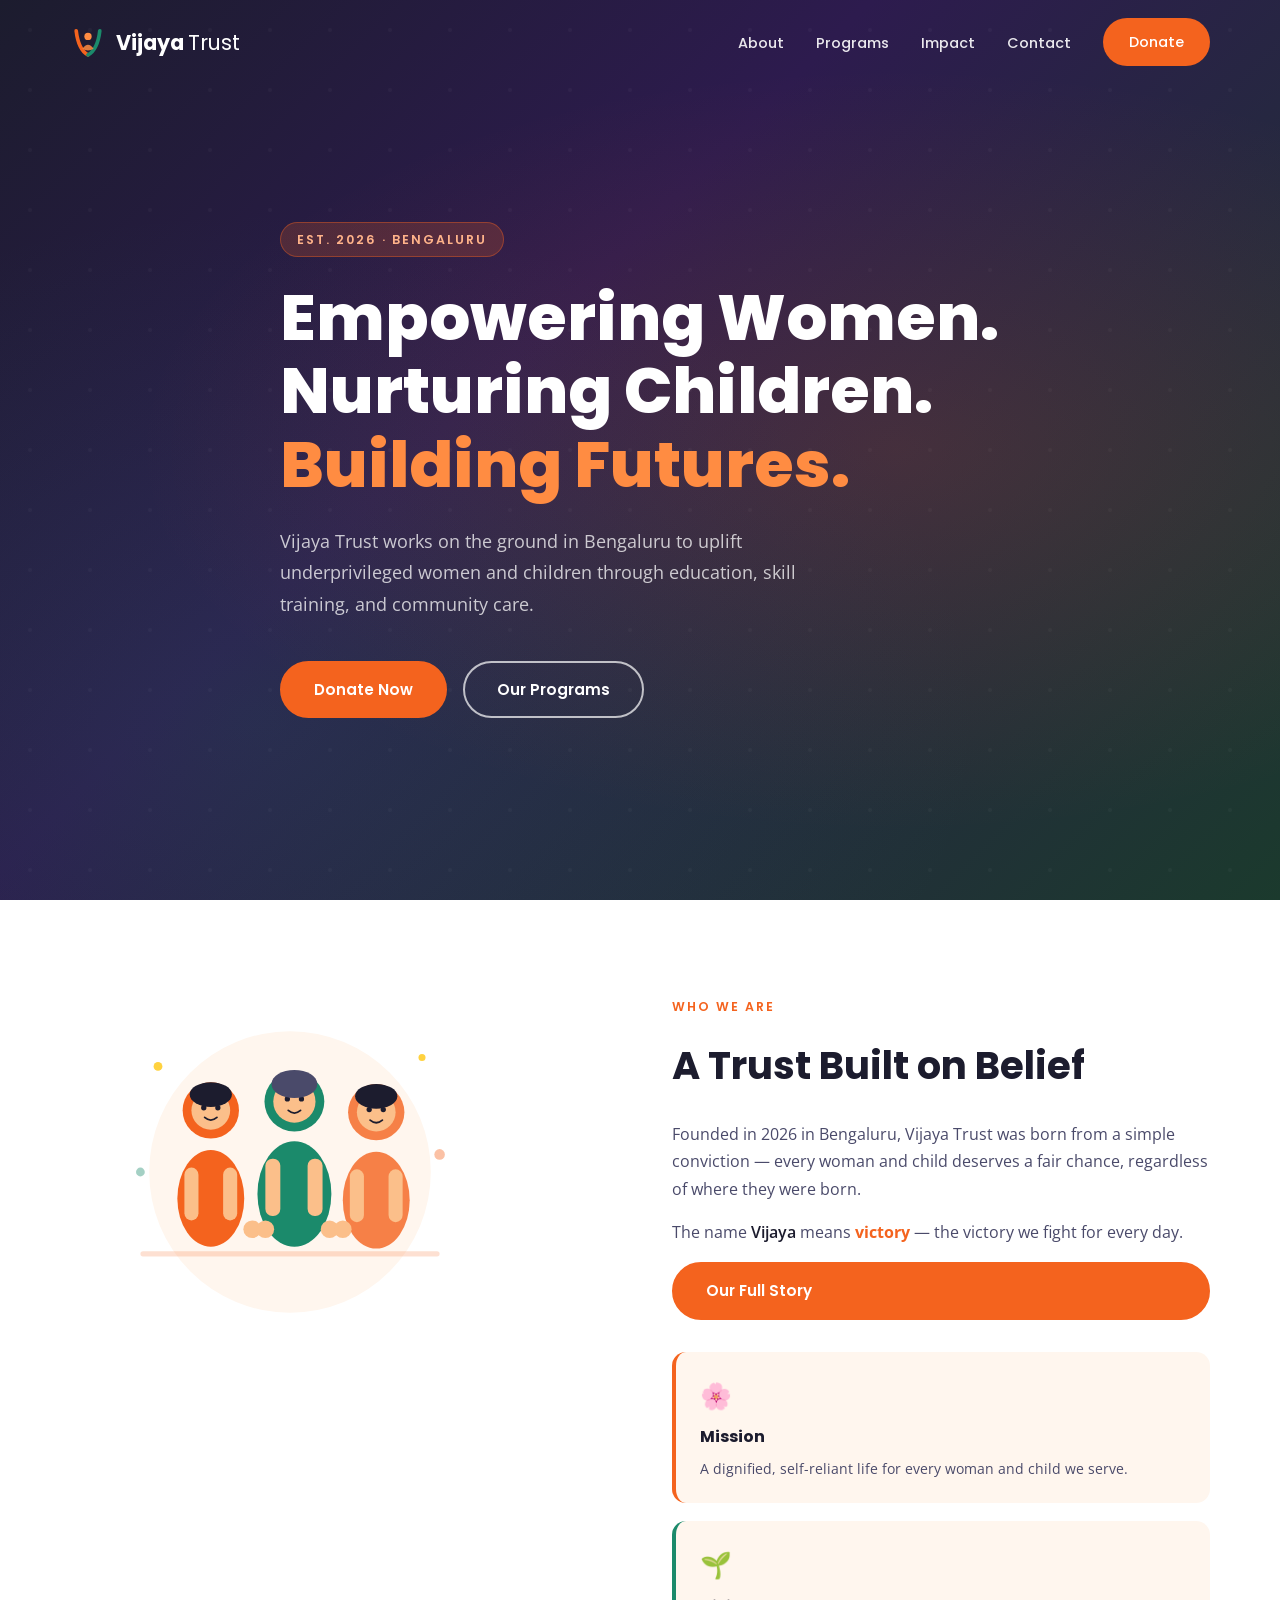
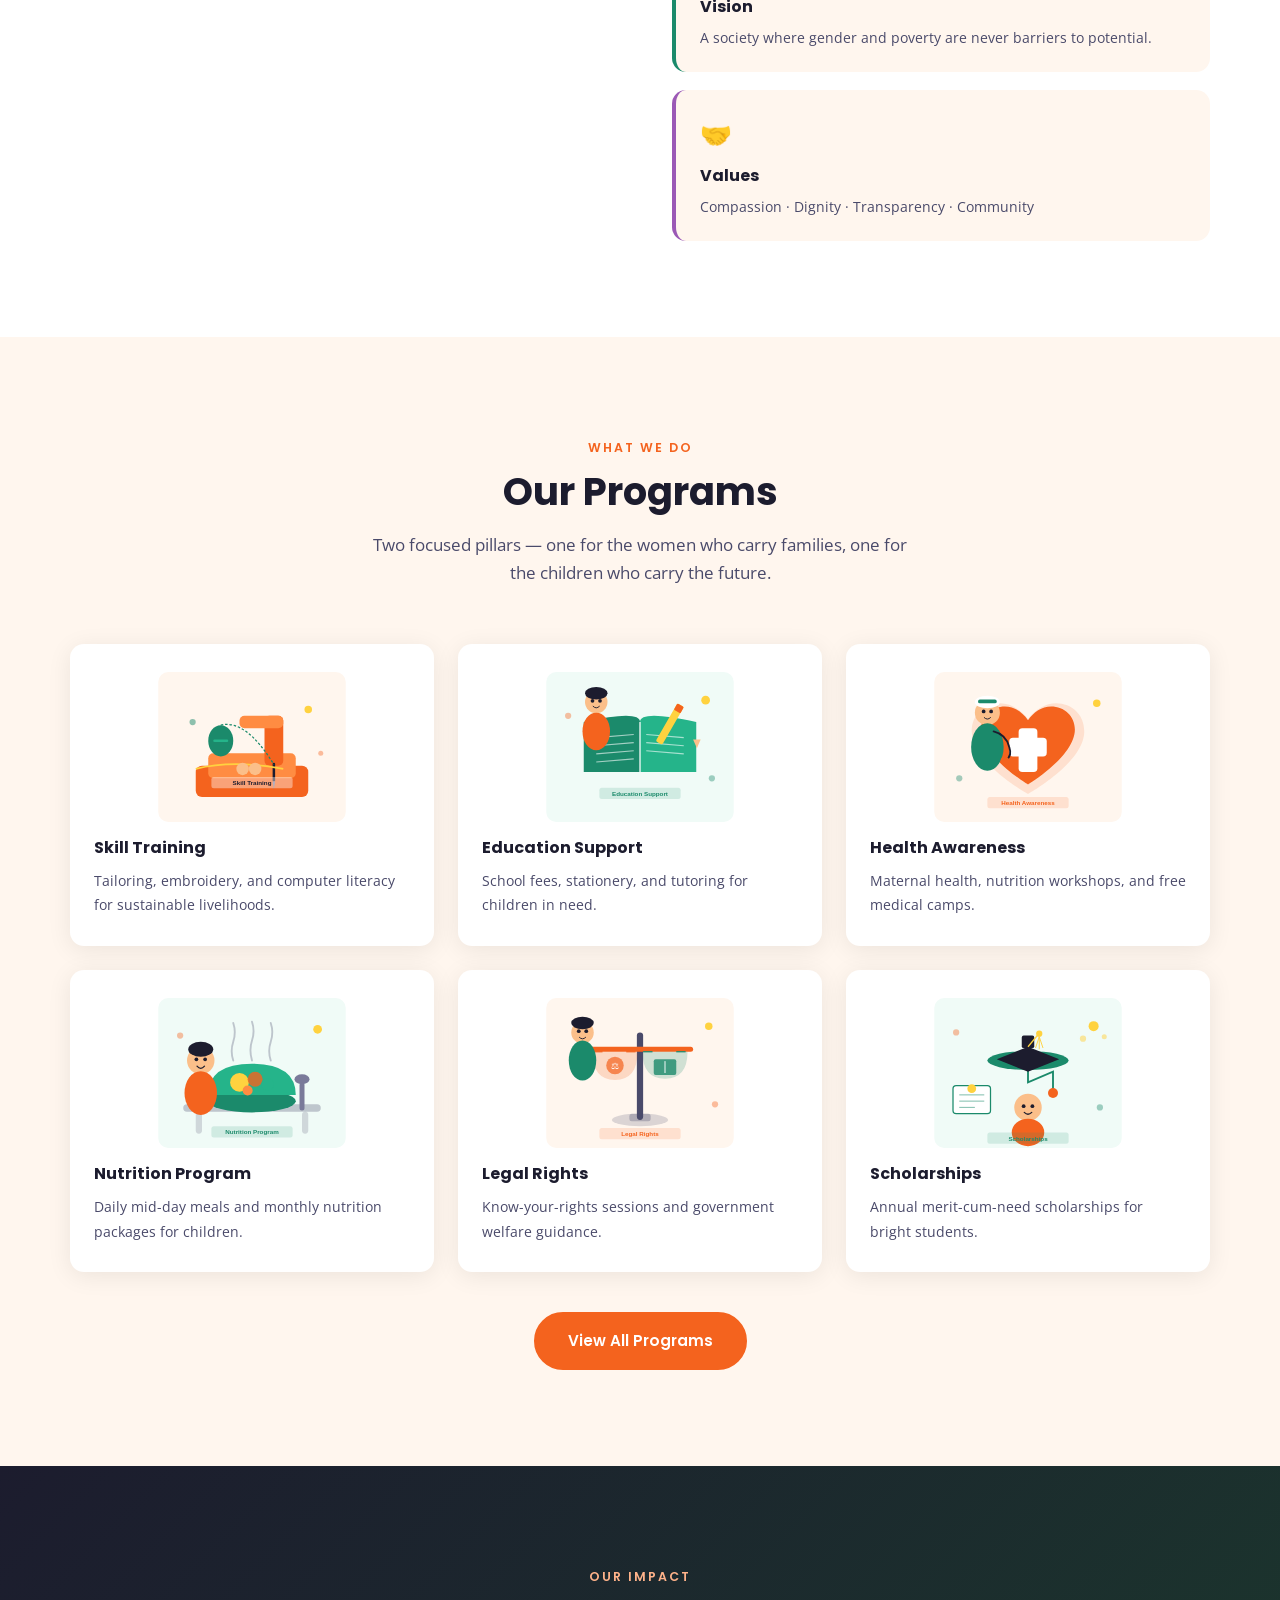
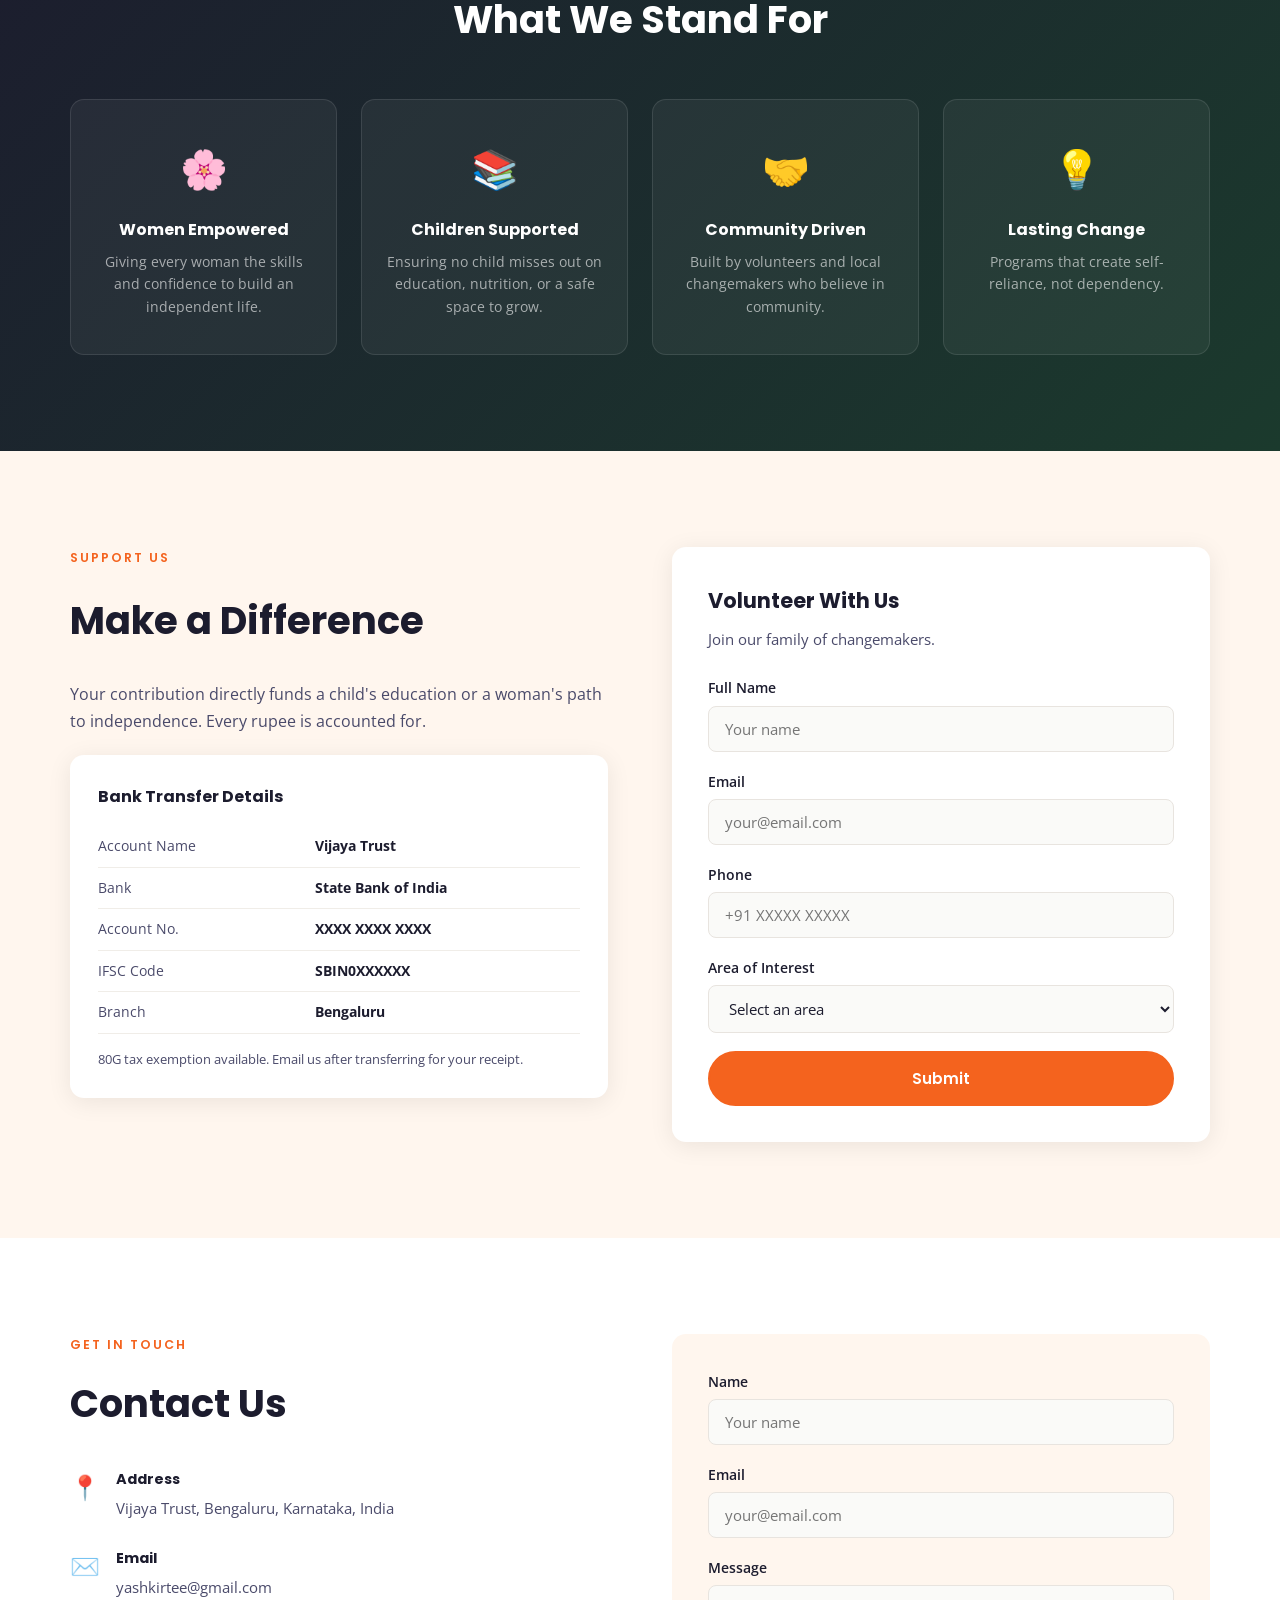
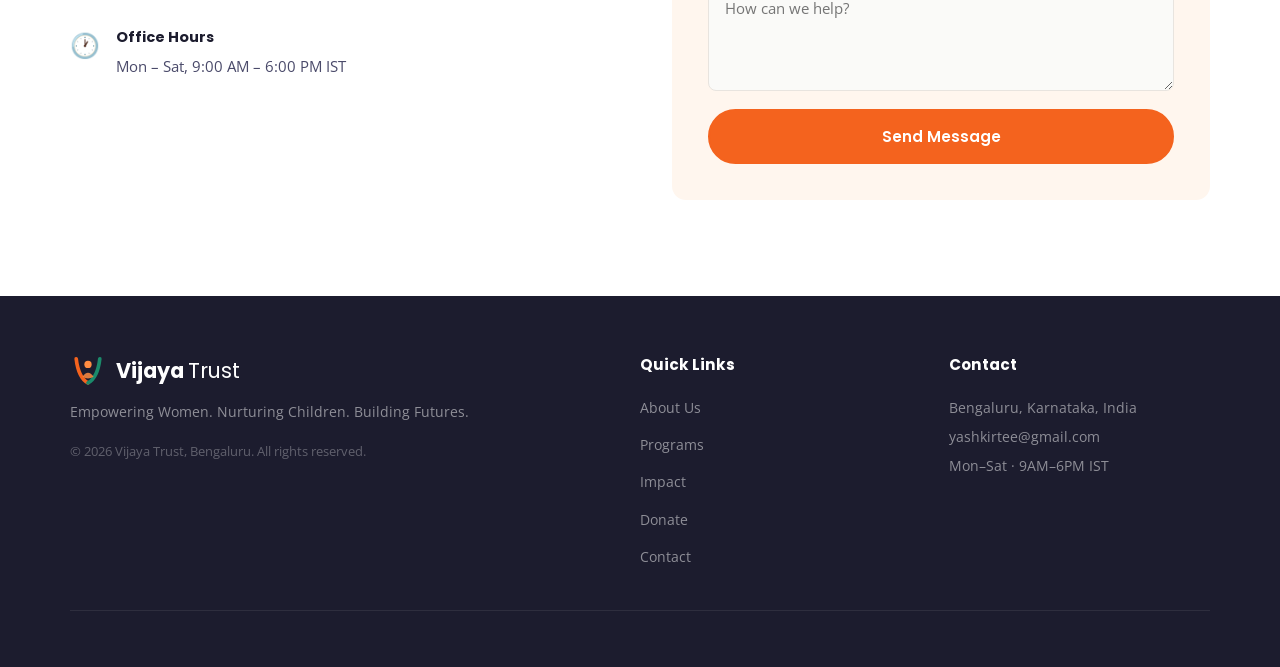
<file: index.html>
<!DOCTYPE html>
<html lang="en">
<head>
  <meta charset="UTF-8" />
  <meta name="viewport" content="width=device-width, initial-scale=1.0" />
  <title>Vijaya Trust — Empowering Women & Children, Bengaluru</title>
  <meta name="description" content="Vijaya Trust is a Bengaluru-based charity empowering underprivileged women and children through education, skill development, and community support." />
  <link rel="preconnect" href="https://fonts.googleapis.com" />
  <link rel="preconnect" href="https://fonts.gstatic.com" crossorigin />
  <link href="https://fonts.googleapis.com/css2?family=Poppins:wght@400;600;700;800&family=Open+Sans:wght@400;500;600&display=swap" rel="stylesheet" />
  <link rel="icon" type="image/svg+xml" href="logo.svg" />
  <link rel="stylesheet" href="style.css" />
</head>
<body>

  <!-- NAV -->
  <nav class="nav" id="nav">
    <div class="container nav__inner">
      <a href="index.html" class="nav__logo"><img src="logo.svg" alt="" class="nav__mark" width="36" height="36" /><span>Vijaya <span class="nav__logo-light">Trust</span></span></a>
      <button class="nav__toggle" id="navToggle" aria-label="Toggle menu">
        <span></span><span></span><span></span>
      </button>
      <ul class="nav__links" id="navLinks">
        <li><a href="about.html">About</a></li>
        <li><a href="projects.html">Programs</a></li>
        <li><a href="index.html#impact">Impact</a></li>
        <li><a href="index.html#contact">Contact</a></li>
        <li><a href="index.html#donate" class="btn btn--nav">Donate</a></li>
      </ul>
    </div>
  </nav>

  <!-- HERO -->
  <section class="hero" id="home">
    <div class="hero__overlay"></div>
    <div class="container hero__content">
      <span class="hero__badge">Est. 2026 · Bengaluru</span>
      <h1 class="hero__title">Empowering Women.<br />Nurturing Children.<br /><em>Building Futures.</em></h1>
      <p class="hero__sub">Vijaya Trust works on the ground in Bengaluru to uplift underprivileged women and children through education, skill training, and community care.</p>
      <div class="hero__actions">
        <a href="#donate" class="btn btn--primary">Donate Now</a>
        <a href="projects.html" class="btn btn--outline">Our Programs</a>
      </div>
    </div>
  </section>

  <!-- ABOUT SNAPSHOT -->
  <section class="section about-snap" id="about">
    <div class="container about-snap__grid">
      <div class="about-snap__illus">
        <img src="illustrations/empowerment.svg" alt="Women empowerment illustration" />
      </div>
      <div class="about-snap__text">
        <span class="section__label">Who We Are</span>
        <h2 class="section__title">A Trust Built on Belief</h2>
        <p>Founded in 2026 in Bengaluru, Vijaya Trust was born from a simple conviction — every woman and child deserves a fair chance, regardless of where they were born.</p>
        <p>The name <em>Vijaya</em> means <strong>victory</strong> — the victory we fight for every day.</p>
        <a href="about.html" class="btn btn--primary">Our Full Story</a>
      </div>
      <div class="about-snap__cards">
        <div class="snap-card snap-card--orange">
          <div class="snap-card__icon">🌸</div>
          <strong>Mission</strong>
          <p>A dignified, self-reliant life for every woman and child we serve.</p>
        </div>
        <div class="snap-card snap-card--green">
          <div class="snap-card__icon">🌱</div>
          <strong>Vision</strong>
          <p>A society where gender and poverty are never barriers to potential.</p>
        </div>
        <div class="snap-card snap-card--purple">
          <div class="snap-card__icon">🤝</div>
          <strong>Values</strong>
          <p>Compassion · Dignity · Transparency · Community</p>
        </div>
      </div>
    </div>
  </section>

  <!-- PROGRAMS SNAPSHOT -->
  <section class="section programs-snap" id="programs">
    <div class="container">
      <div class="section__header">
        <span class="section__label">What We Do</span>
        <h2 class="section__title">Our Programs</h2>
        <p class="section__desc">Two focused pillars — one for the women who carry families, one for the children who carry the future.</p>
      </div>
      <div class="programs-snap__grid">
        <div class="program-card">
          <img src="illustrations/skill-training.svg" alt="Skill Training" class="program-card__illus" />
          <h3>Skill Training</h3>
          <p>Tailoring, embroidery, and computer literacy for sustainable livelihoods.</p>
        </div>
        <div class="program-card">
          <img src="illustrations/education.svg" alt="Education Support" class="program-card__illus" />
          <h3>Education Support</h3>
          <p>School fees, stationery, and tutoring for children in need.</p>
        </div>
        <div class="program-card">
          <img src="illustrations/health.svg" alt="Health Awareness" class="program-card__illus" />
          <h3>Health Awareness</h3>
          <p>Maternal health, nutrition workshops, and free medical camps.</p>
        </div>
        <div class="program-card">
          <img src="illustrations/nutrition.svg" alt="Nutrition Program" class="program-card__illus" />
          <h3>Nutrition Program</h3>
          <p>Daily mid-day meals and monthly nutrition packages for children.</p>
        </div>
        <div class="program-card">
          <img src="illustrations/legal.svg" alt="Legal Rights" class="program-card__illus" />
          <h3>Legal Rights</h3>
          <p>Know-your-rights sessions and government welfare guidance.</p>
        </div>
        <div class="program-card">
          <img src="illustrations/scholarship.svg" alt="Scholarships" class="program-card__illus" />
          <h3>Scholarships</h3>
          <p>Annual merit-cum-need scholarships for bright students.</p>
        </div>
      </div>
      <div class="programs-snap__cta">
        <a href="projects.html" class="btn btn--primary">View All Programs</a>
      </div>
    </div>
  </section>

  <!-- IMPACT -->
  <section class="section impact" id="impact">
    <div class="container">
      <div class="section__header section__header--light">
        <span class="section__label section__label--light">Our Impact</span>
        <h2 class="section__title">What We Stand For</h2>
      </div>
      <div class="impact__grid">
        <div class="impact__card">
          <div class="impact__icon">🌸</div>
          <h3>Women Empowered</h3>
          <p>Giving every woman the skills and confidence to build an independent life.</p>
        </div>
        <div class="impact__card">
          <div class="impact__icon">📚</div>
          <h3>Children Supported</h3>
          <p>Ensuring no child misses out on education, nutrition, or a safe space to grow.</p>
        </div>
        <div class="impact__card">
          <div class="impact__icon">🤝</div>
          <h3>Community Driven</h3>
          <p>Built by volunteers and local changemakers who believe in community.</p>
        </div>
        <div class="impact__card">
          <div class="impact__icon">💡</div>
          <h3>Lasting Change</h3>
          <p>Programs that create self-reliance, not dependency.</p>
        </div>
      </div>
    </div>
  </section>

  <!-- DONATE -->
  <section class="section involve" id="donate">
    <div class="container involve__grid">
      <div class="involve__donate">
        <span class="section__label">Support Us</span>
        <h2 class="section__title">Make a Difference</h2>
        <p>Your contribution directly funds a child's education or a woman's path to independence. Every rupee is accounted for.</p>
        <div class="bank-details">
          <h4>Bank Transfer Details</h4>
          <table>
            <tr><td>Account Name</td><td><strong>Vijaya Trust</strong></td></tr>
            <tr><td>Bank</td><td><strong>State Bank of India</strong></td></tr>
            <tr><td>Account No.</td><td><strong>XXXX XXXX XXXX</strong></td></tr>
            <tr><td>IFSC Code</td><td><strong>SBIN0XXXXXX</strong></td></tr>
            <tr><td>Branch</td><td><strong>Bengaluru</strong></td></tr>
          </table>
          <p class="bank-note">80G tax exemption available. Email us after transferring for your receipt.</p>
        </div>
      </div>
      <div class="involve__volunteer">
        <h3>Volunteer With Us</h3>
        <p>Join our family of changemakers.</p>
        <form class="volunteer-form" id="volunteerForm">
          <div class="form-group">
            <label for="vName">Full Name</label>
            <input type="text" id="vName" name="name" placeholder="Your name" required />
          </div>
          <div class="form-group">
            <label for="vEmail">Email</label>
            <input type="email" id="vEmail" name="email" placeholder="your@email.com" required />
          </div>
          <div class="form-group">
            <label for="vPhone">Phone</label>
            <input type="tel" id="vPhone" name="phone" placeholder="+91 XXXXX XXXXX" />
          </div>
          <div class="form-group">
            <label for="vArea">Area of Interest</label>
            <select id="vArea" name="interest">
              <option value="">Select an area</option>
              <option>Teaching / Tutoring</option>
              <option>Skill Training</option>
              <option>Health & Nutrition</option>
              <option>Fundraising</option>
              <option>Tech / Web</option>
              <option>Other</option>
            </select>
          </div>
          <input type="checkbox" name="botcheck" hidden tabindex="-1" autocomplete="off" />
          <button type="submit" class="btn btn--primary btn--full">Submit</button>
          <p class="form-success" id="formSuccess" role="status">Thank you! We'll reach out soon. 🙏</p>
          <p class="form-error" id="formError" role="alert">Sorry, something went wrong. Please email us at <a href="mailto:yashkirtee@gmail.com">yashkirtee@gmail.com</a>.</p>
        </form>
      </div>
    </div>
  </section>

  <!-- CONTACT -->
  <section class="section contact" id="contact">
    <div class="container contact__grid">
      <div class="contact__info">
        <span class="section__label">Get In Touch</span>
        <h2 class="section__title">Contact Us</h2>
        <div class="contact__items">
          <div class="contact__item">
            <span class="contact__icon">📍</span>
            <div><strong>Address</strong><p>Vijaya Trust, Bengaluru, Karnataka, India</p></div>
          </div>
          <div class="contact__item">
            <span class="contact__icon">✉️</span>
            <div><strong>Email</strong><a href="mailto:yashkirtee@gmail.com">yashkirtee@gmail.com</a></div>
          </div>
          <div class="contact__item">
            <span class="contact__icon">🕐</span>
            <div><strong>Office Hours</strong><p>Mon – Sat, 9:00 AM – 6:00 PM IST</p></div>
          </div>
        </div>
      </div>
      <div class="contact__form-wrap">
        <form class="contact-form" id="contactForm">
          <div class="form-group">
            <label for="cName">Name</label>
            <input type="text" id="cName" name="name" placeholder="Your name" required />
          </div>
          <div class="form-group">
            <label for="cEmail">Email</label>
            <input type="email" id="cEmail" name="email" placeholder="your@email.com" required />
          </div>
          <div class="form-group">
            <label for="cMsg">Message</label>
            <textarea id="cMsg" name="message" rows="4" placeholder="How can we help?" required></textarea>
          </div>
          <input type="checkbox" name="botcheck" hidden tabindex="-1" autocomplete="off" />
          <button type="submit" class="btn btn--primary btn--full">Send Message</button>
          <p class="form-success" id="contactSuccess" role="status">Message sent! We'll get back to you soon. 🙏</p>
          <p class="form-error" id="contactError" role="alert">Sorry, something went wrong. Please email us at <a href="mailto:yashkirtee@gmail.com">yashkirtee@gmail.com</a>.</p>
        </form>
      </div>
    </div>
  </section>

  <!-- FOOTER -->
  <footer class="footer">
    <div class="container footer__inner">
      <div class="footer__brand">
        <a href="index.html" class="nav__logo"><img src="logo.svg" alt="" class="nav__mark" width="36" height="36" /><span>Vijaya <span class="nav__logo-light">Trust</span></span></a>
        <p>Empowering Women. Nurturing Children. Building Futures.</p>
        <p class="footer__copy">© 2026 Vijaya Trust, Bengaluru. All rights reserved.</p>
      </div>
      <div class="footer__links">
        <h4>Quick Links</h4>
        <ul>
          <li><a href="about.html">About Us</a></li>
          <li><a href="projects.html">Programs</a></li>
          <li><a href="index.html#impact">Impact</a></li>
          <li><a href="index.html#donate">Donate</a></li>
          <li><a href="index.html#contact">Contact</a></li>
        </ul>
      </div>
      <div class="footer__contact">
        <h4>Contact</h4>
        <p>Bengaluru, Karnataka, India</p>
        <a href="mailto:yashkirtee@gmail.com">yashkirtee@gmail.com</a>
        <p>Mon–Sat · 9AM–6PM IST</p>
      </div>
    </div>
  </footer>

  <script src="script.js"></script>
</body>
</html>
</file>
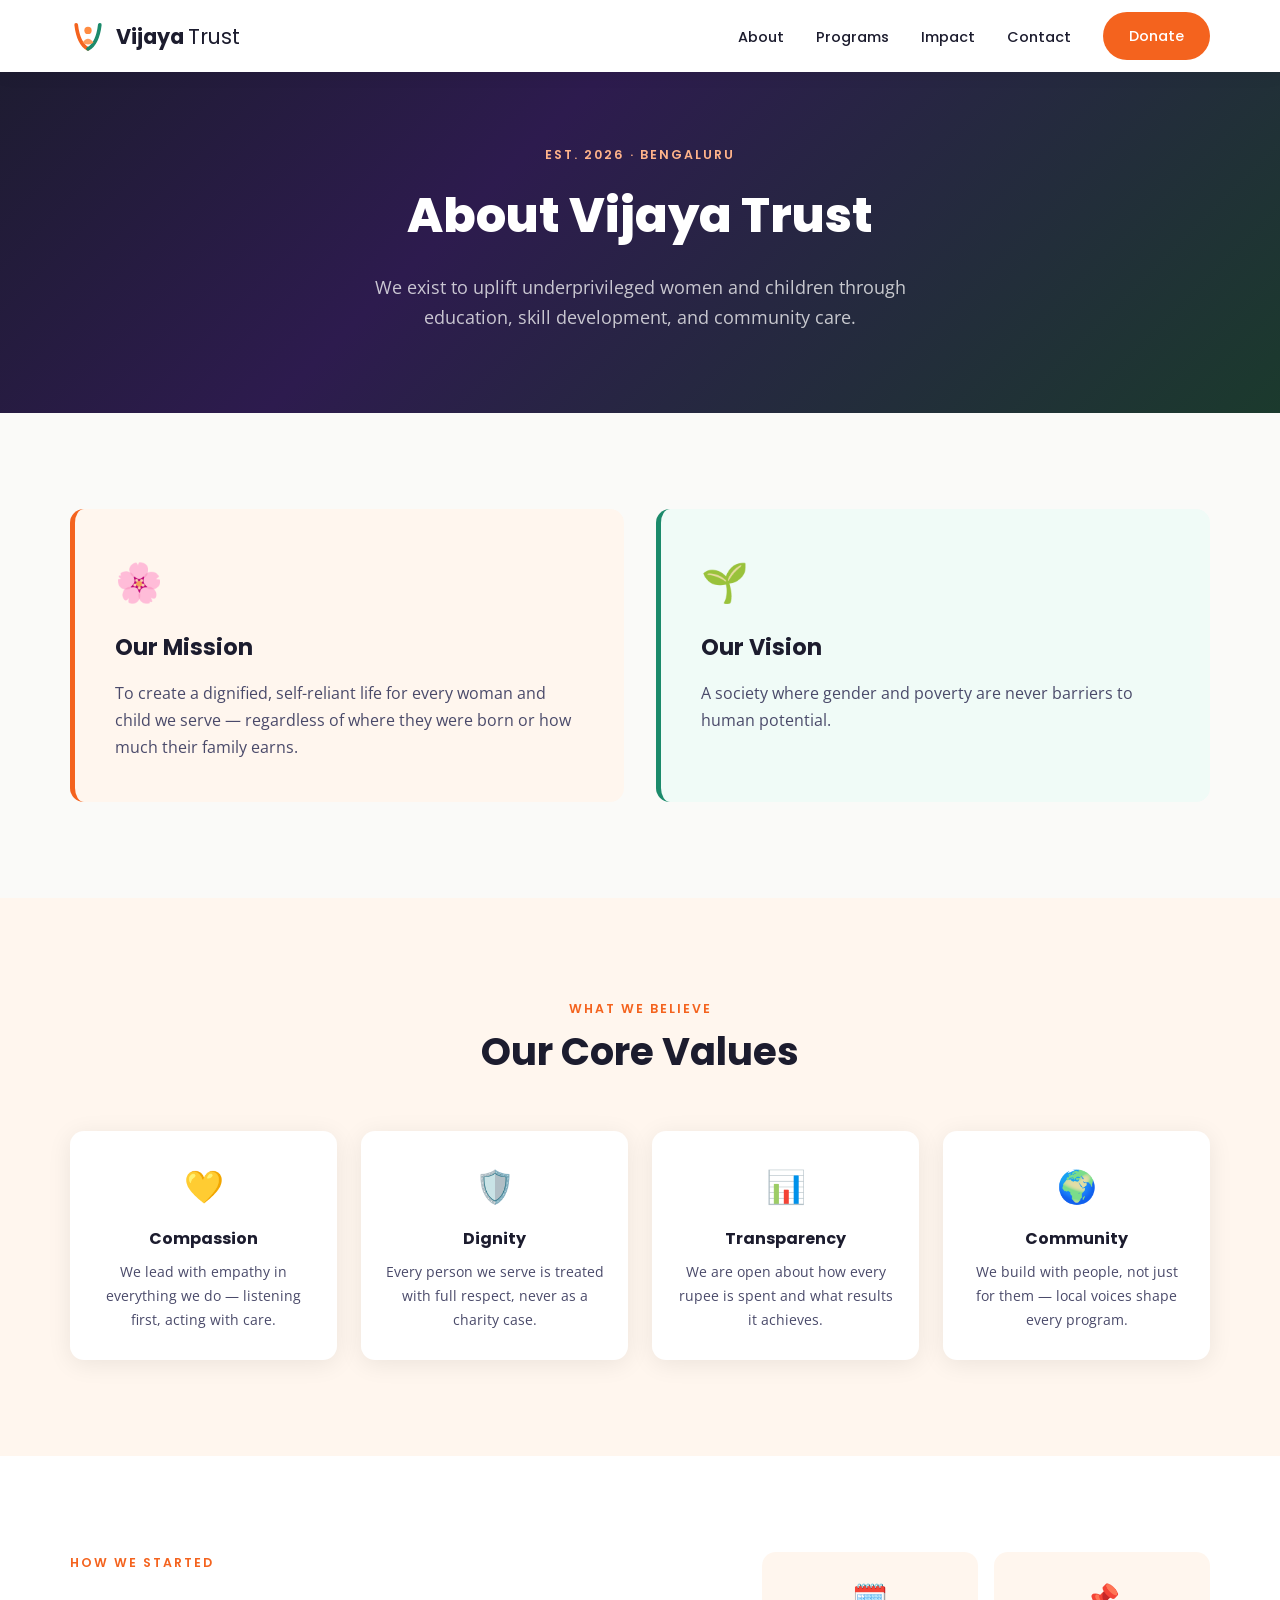
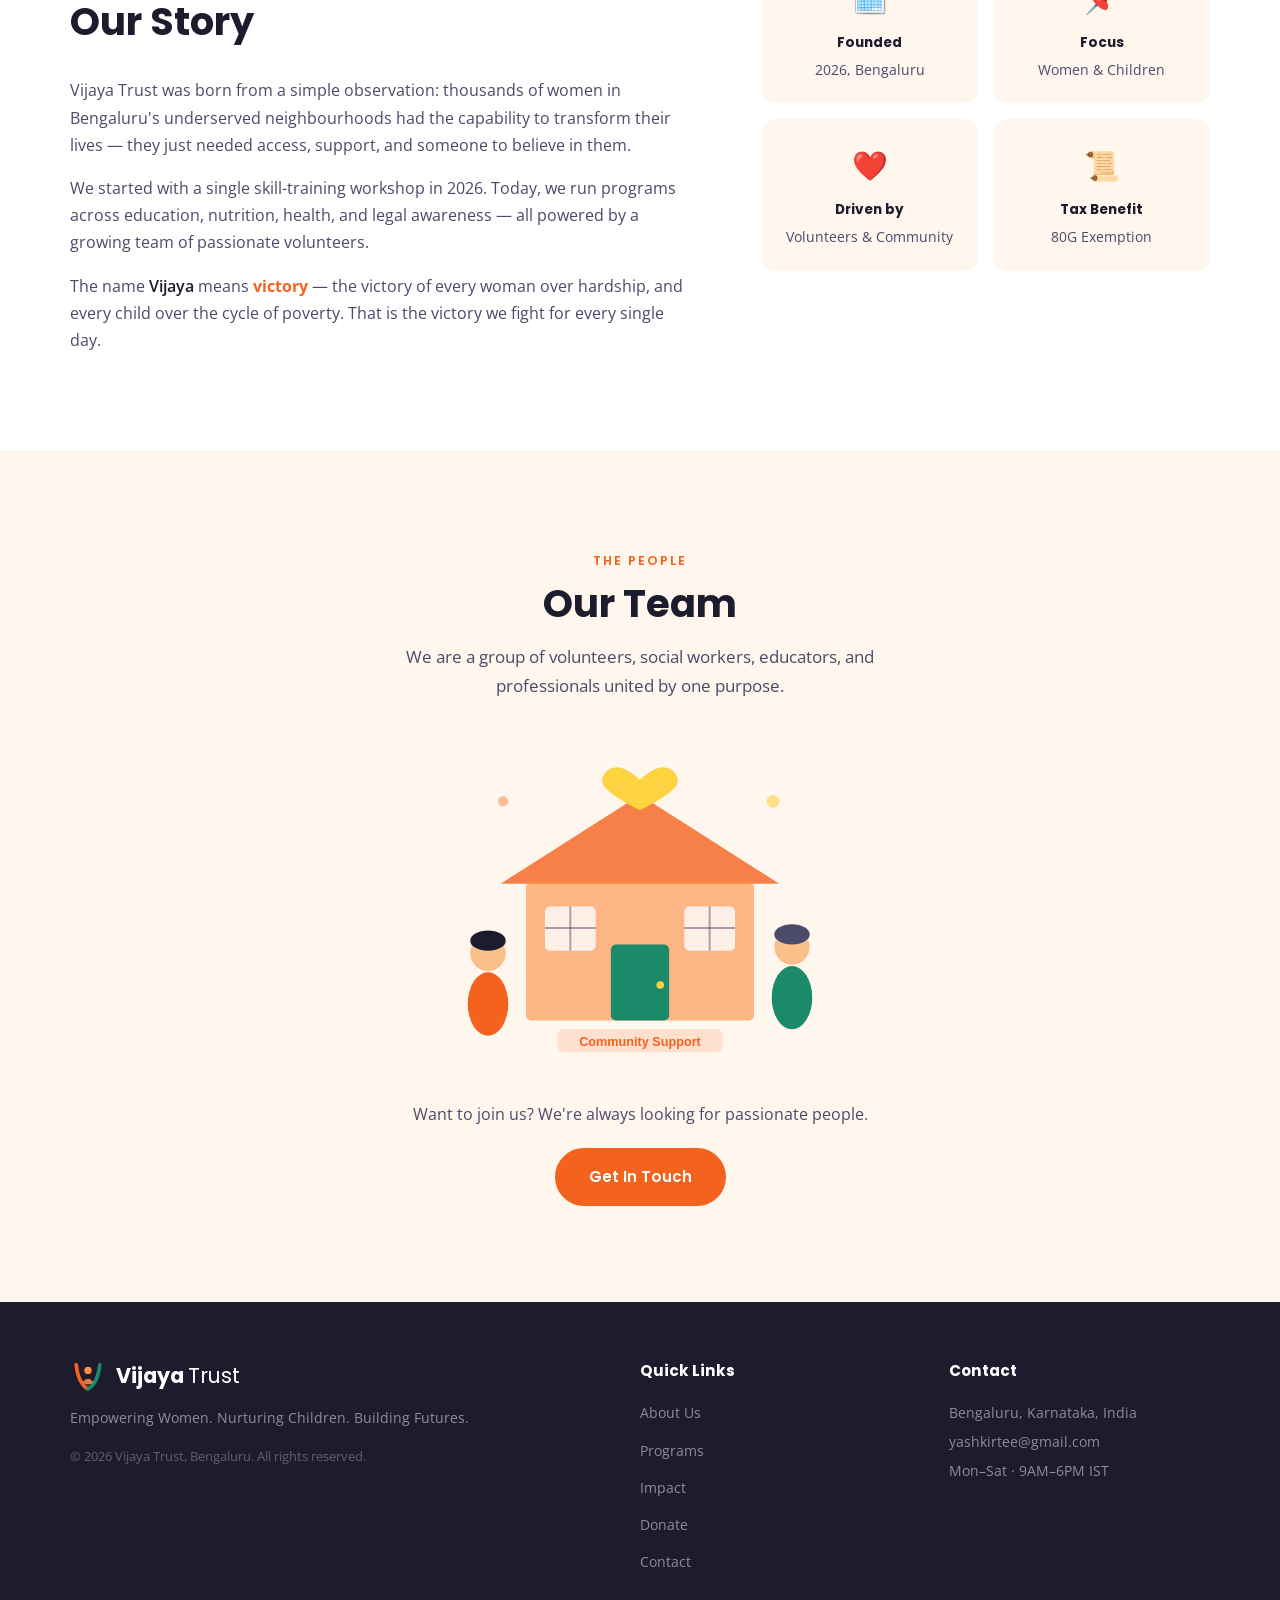
<file: about.html>
<!DOCTYPE html>
<html lang="en">
<head>
  <meta charset="UTF-8" />
  <meta name="viewport" content="width=device-width, initial-scale=1.0" />
  <title>About Us — Vijaya Trust</title>
  <link rel="preconnect" href="https://fonts.googleapis.com" />
  <link rel="preconnect" href="https://fonts.gstatic.com" crossorigin />
  <link href="https://fonts.googleapis.com/css2?family=Poppins:wght@400;600;700;800&family=Open+Sans:wght@400;500;600&display=swap" rel="stylesheet" />
  <link rel="icon" type="image/svg+xml" href="logo.svg" />
  <link rel="stylesheet" href="style.css" />
</head>
<body>

  <!-- NAV -->
  <nav class="nav scrolled" id="nav">
    <div class="container nav__inner">
      <a href="index.html" class="nav__logo"><img src="logo.svg" alt="" class="nav__mark" width="36" height="36" /><span>Vijaya <span class="nav__logo-light">Trust</span></span></a>
      <button class="nav__toggle" id="navToggle" aria-label="Toggle menu">
        <span></span><span></span><span></span>
      </button>
      <ul class="nav__links" id="navLinks">
        <li><a href="about.html" class="active">About</a></li>
        <li><a href="projects.html">Programs</a></li>
        <li><a href="index.html#impact">Impact</a></li>
        <li><a href="index.html#contact">Contact</a></li>
        <li><a href="index.html#donate" class="btn btn--nav">Donate</a></li>
      </ul>
    </div>
  </nav>

  <!-- PAGE HERO -->
  <section class="page-hero">
    <div class="container">
      <span class="section__label section__label--light">Est. 2026 · Bengaluru</span>
      <h1>About Vijaya Trust</h1>
      <p>We exist to uplift underprivileged women and children through education, skill development, and community care.</p>
    </div>
  </section>

  <!-- MISSION & VISION -->
  <section class="section">
    <div class="container about-mv">
      <div class="mv-card mv-card--orange">
        <div class="mv-card__icon">🌸</div>
        <h2>Our Mission</h2>
        <p>To create a dignified, self-reliant life for every woman and child we serve — regardless of where they were born or how much their family earns.</p>
      </div>
      <div class="mv-card mv-card--green">
        <div class="mv-card__icon">🌱</div>
        <h2>Our Vision</h2>
        <p>A society where gender and poverty are never barriers to human potential.</p>
      </div>
    </div>
  </section>

  <!-- VALUES -->
  <section class="section values-section">
    <div class="container">
      <div class="section__header">
        <span class="section__label">What We Believe</span>
        <h2 class="section__title">Our Core Values</h2>
      </div>
      <div class="values-grid">
        <div class="value-card">
          <span class="value-card__icon">💛</span>
          <h3>Compassion</h3>
          <p>We lead with empathy in everything we do — listening first, acting with care.</p>
        </div>
        <div class="value-card">
          <span class="value-card__icon">🛡️</span>
          <h3>Dignity</h3>
          <p>Every person we serve is treated with full respect, never as a charity case.</p>
        </div>
        <div class="value-card">
          <span class="value-card__icon">📊</span>
          <h3>Transparency</h3>
          <p>We are open about how every rupee is spent and what results it achieves.</p>
        </div>
        <div class="value-card">
          <span class="value-card__icon">🌍</span>
          <h3>Community</h3>
          <p>We build with people, not just for them — local voices shape every program.</p>
        </div>
      </div>
    </div>
  </section>

  <!-- OUR STORY -->
  <section class="section story-section">
    <div class="container story-grid">
      <div class="story-text">
        <span class="section__label">How We Started</span>
        <h2 class="section__title">Our Story</h2>
        <p>Vijaya Trust was born from a simple observation: thousands of women in Bengaluru's underserved neighbourhoods had the capability to transform their lives — they just needed access, support, and someone to believe in them.</p>
        <p>We started with a single skill-training workshop in 2026. Today, we run programs across education, nutrition, health, and legal awareness — all powered by a growing team of passionate volunteers.</p>
        <p>The name <em>Vijaya</em> means <strong>victory</strong> — the victory of every woman over hardship, and every child over the cycle of poverty. That is the victory we fight for every single day.</p>
      </div>
      <div class="story-highlight">
        <div class="highlight-card">
          <span>🗓️</span>
          <strong>Founded</strong>
          <p>2026, Bengaluru</p>
        </div>
        <div class="highlight-card">
          <span>📌</span>
          <strong>Focus</strong>
          <p>Women & Children</p>
        </div>
        <div class="highlight-card">
          <span>❤️</span>
          <strong>Driven by</strong>
          <p>Volunteers & Community</p>
        </div>
        <div class="highlight-card">
          <span>📜</span>
          <strong>Tax Benefit</strong>
          <p>80G Exemption</p>
        </div>
      </div>
    </div>
  </section>

  <!-- TEAM -->
  <section class="section team-section">
    <div class="container">
      <div class="section__header">
        <span class="section__label">The People</span>
        <h2 class="section__title">Our Team</h2>
        <p class="section__desc">We are a group of volunteers, social workers, educators, and professionals united by one purpose.</p>
      </div>
      <div class="team-illus">
        <img src="illustrations/community.svg" alt="Community illustration" />
      </div>
      <div class="team-cta">
        <p>Want to join us? We're always looking for passionate people.</p>
        <a href="mailto:yashkirtee@gmail.com" class="btn btn--primary">Get In Touch</a>
      </div>
    </div>
  </section>

  <!-- FOOTER -->
  <footer class="footer">
    <div class="container footer__inner">
      <div class="footer__brand">
        <a href="index.html" class="nav__logo"><img src="logo.svg" alt="" class="nav__mark" width="36" height="36" /><span>Vijaya <span class="nav__logo-light">Trust</span></span></a>
        <p>Empowering Women. Nurturing Children. Building Futures.</p>
        <p class="footer__copy">© 2026 Vijaya Trust, Bengaluru. All rights reserved.</p>
      </div>
      <div class="footer__links">
        <h4>Quick Links</h4>
        <ul>
          <li><a href="about.html">About Us</a></li>
          <li><a href="projects.html">Programs</a></li>
          <li><a href="index.html#impact">Impact</a></li>
          <li><a href="index.html#donate">Donate</a></li>
          <li><a href="index.html#contact">Contact</a></li>
        </ul>
      </div>
      <div class="footer__contact">
        <h4>Contact</h4>
        <p>Bengaluru, Karnataka, India</p>
        <a href="mailto:yashkirtee@gmail.com">yashkirtee@gmail.com</a>
        <p>Mon–Sat · 9AM–6PM IST</p>
      </div>
    </div>
  </footer>

  <script src="script.js"></script>
</body>
</html>
</file>
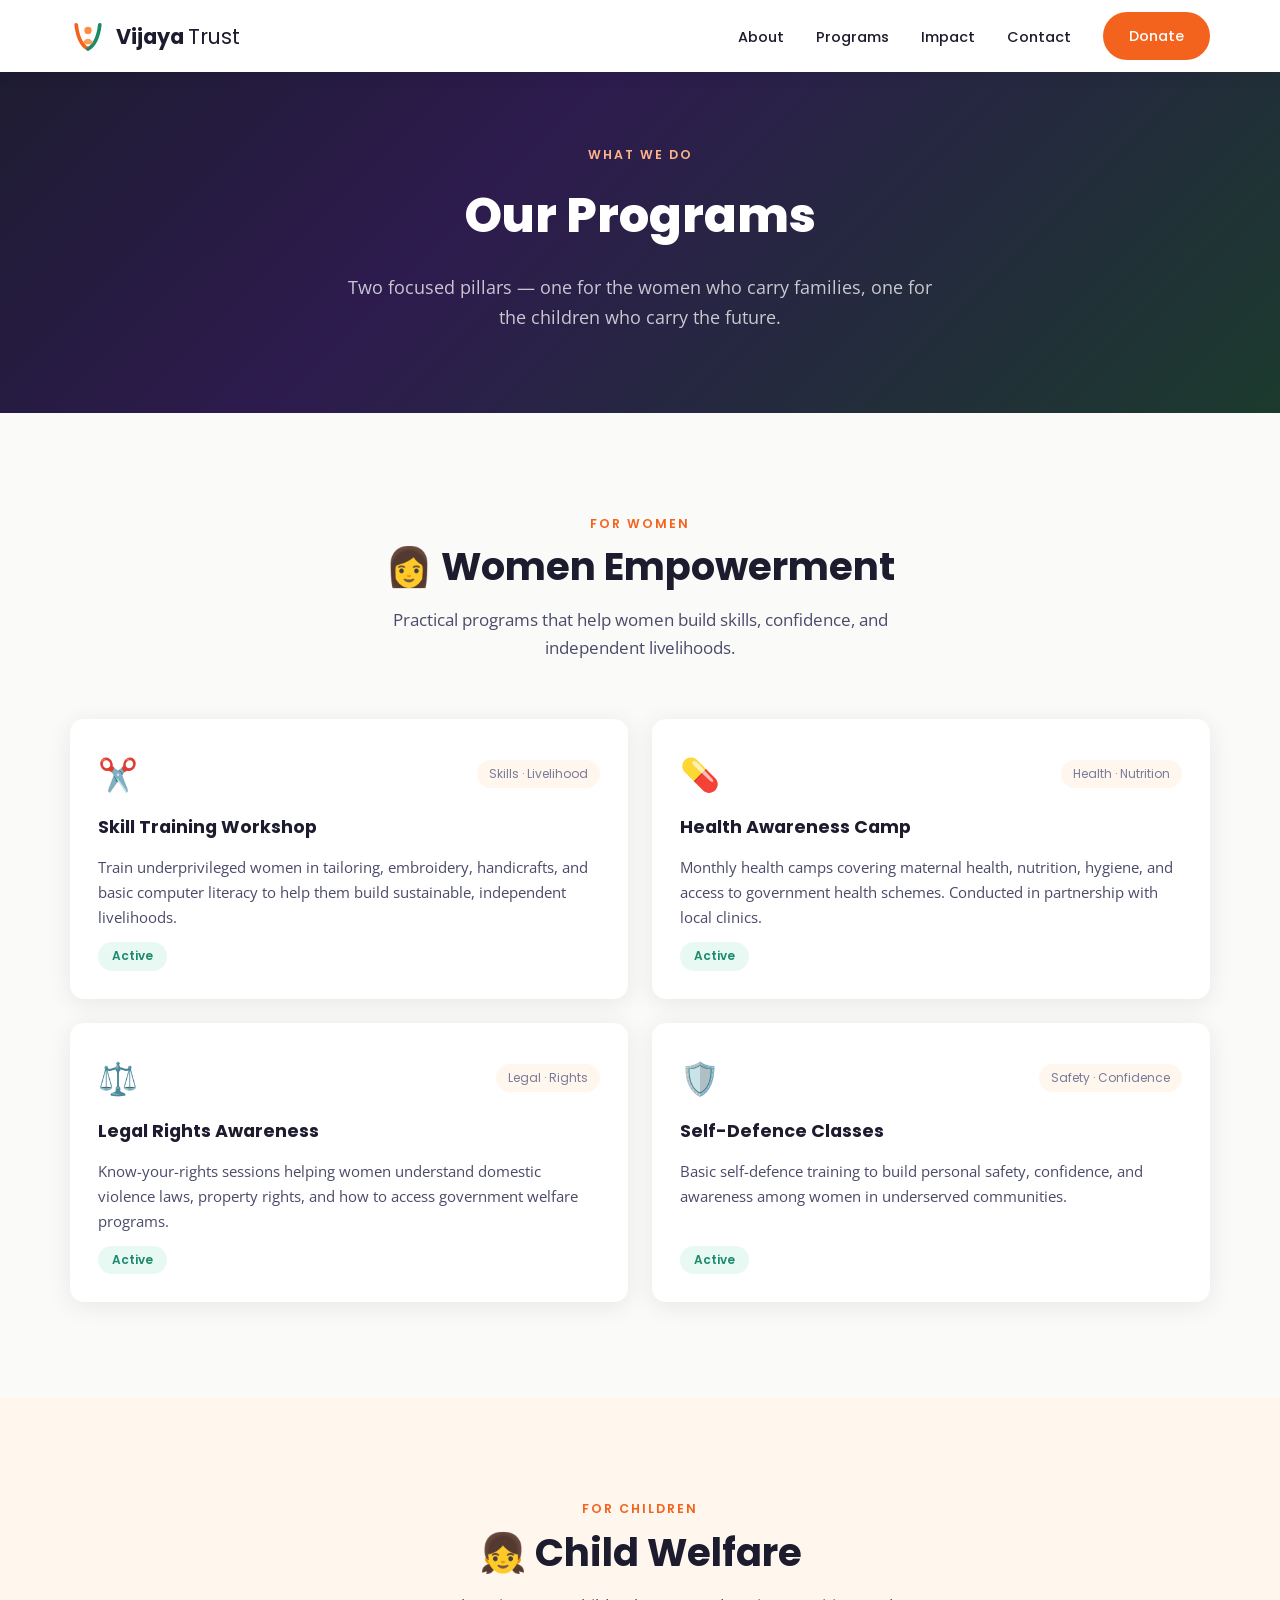
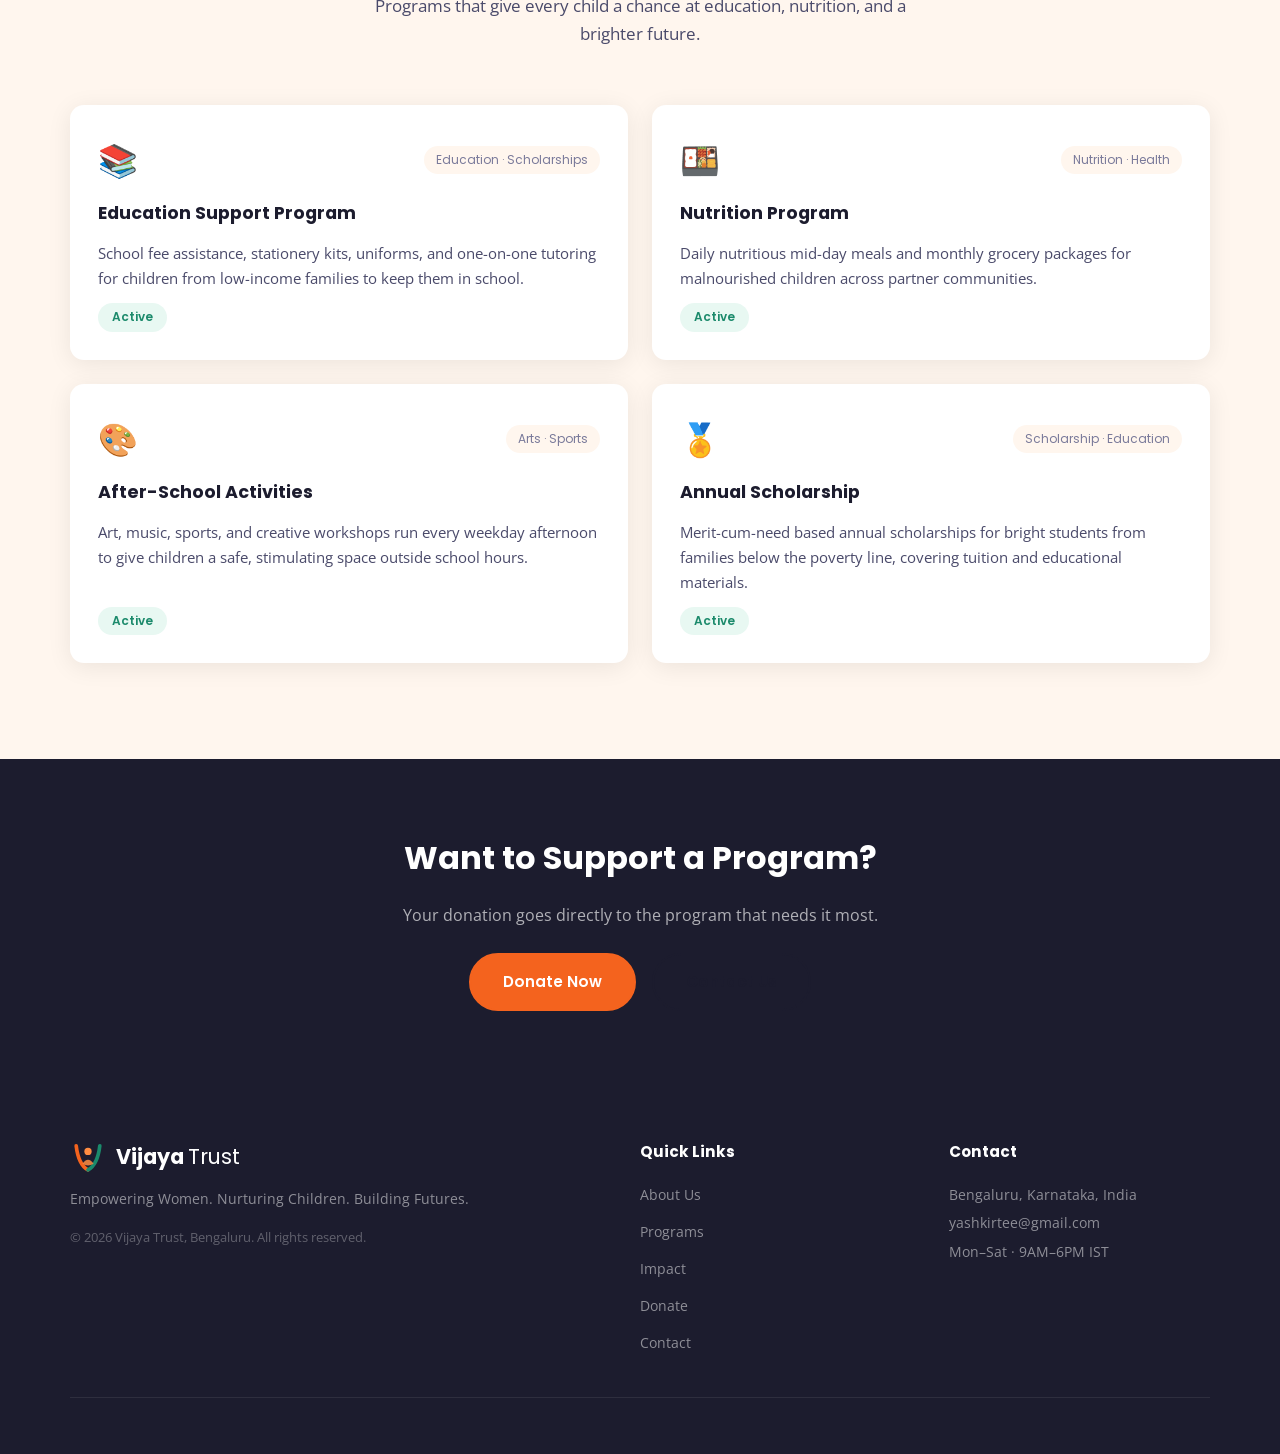
<file: projects.html>
<!DOCTYPE html>
<html lang="en">
<head>
  <meta charset="UTF-8" />
  <meta name="viewport" content="width=device-width, initial-scale=1.0" />
  <title>Programs — Vijaya Trust</title>
  <link rel="preconnect" href="https://fonts.googleapis.com" />
  <link rel="preconnect" href="https://fonts.gstatic.com" crossorigin />
  <link href="https://fonts.googleapis.com/css2?family=Poppins:wght@400;600;700;800&family=Open+Sans:wght@400;500;600&display=swap" rel="stylesheet" />
  <link rel="icon" type="image/svg+xml" href="logo.svg" />
  <link rel="stylesheet" href="style.css" />
</head>
<body>

  <!-- NAV -->
  <nav class="nav scrolled" id="nav">
    <div class="container nav__inner">
      <a href="index.html" class="nav__logo"><img src="logo.svg" alt="" class="nav__mark" width="36" height="36" /><span>Vijaya <span class="nav__logo-light">Trust</span></span></a>
      <button class="nav__toggle" id="navToggle" aria-label="Toggle menu">
        <span></span><span></span><span></span>
      </button>
      <ul class="nav__links" id="navLinks">
        <li><a href="about.html">About</a></li>
        <li><a href="projects.html" class="active">Programs</a></li>
        <li><a href="index.html#impact">Impact</a></li>
        <li><a href="index.html#contact">Contact</a></li>
        <li><a href="index.html#donate" class="btn btn--nav">Donate</a></li>
      </ul>
    </div>
  </nav>

  <!-- PAGE HERO -->
  <section class="page-hero">
    <div class="container">
      <span class="section__label section__label--light">What We Do</span>
      <h1>Our Programs</h1>
      <p>Two focused pillars — one for the women who carry families, one for the children who carry the future.</p>
    </div>
  </section>

  <!-- WOMEN PROGRAMS -->
  <section class="section">
    <div class="container">
      <div class="section__header">
        <span class="section__label">For Women</span>
        <h2 class="section__title">👩 Women Empowerment</h2>
        <p class="section__desc">Practical programs that help women build skills, confidence, and independent livelihoods.</p>
      </div>
      <div class="project-cards">

        <div class="project-card">
          <div class="project-card__top">
            <span class="project-card__icon">✂️</span>
            <span class="project-card__tag">Skills · Livelihood</span>
          </div>
          <h3>Skill Training Workshop</h3>
          <p>Train underprivileged women in tailoring, embroidery, handicrafts, and basic computer literacy to help them build sustainable, independent livelihoods.</p>
          <span class="project-card__status active">Active</span>
        </div>

        <div class="project-card">
          <div class="project-card__top">
            <span class="project-card__icon">💊</span>
            <span class="project-card__tag">Health · Nutrition</span>
          </div>
          <h3>Health Awareness Camp</h3>
          <p>Monthly health camps covering maternal health, nutrition, hygiene, and access to government health schemes. Conducted in partnership with local clinics.</p>
          <span class="project-card__status active">Active</span>
        </div>

        <div class="project-card">
          <div class="project-card__top">
            <span class="project-card__icon">⚖️</span>
            <span class="project-card__tag">Legal · Rights</span>
          </div>
          <h3>Legal Rights Awareness</h3>
          <p>Know-your-rights sessions helping women understand domestic violence laws, property rights, and how to access government welfare programs.</p>
          <span class="project-card__status active">Active</span>
        </div>

        <div class="project-card">
          <div class="project-card__top">
            <span class="project-card__icon">🛡️</span>
            <span class="project-card__tag">Safety · Confidence</span>
          </div>
          <h3>Self-Defence Classes</h3>
          <p>Basic self-defence training to build personal safety, confidence, and awareness among women in underserved communities.</p>
          <span class="project-card__status active">Active</span>
        </div>

      </div>
    </div>
  </section>

  <!-- CHILDREN PROGRAMS -->
  <section class="section programs-children">
    <div class="container">
      <div class="section__header">
        <span class="section__label">For Children</span>
        <h2 class="section__title">👧 Child Welfare</h2>
        <p class="section__desc">Programs that give every child a chance at education, nutrition, and a brighter future.</p>
      </div>
      <div class="project-cards">

        <div class="project-card">
          <div class="project-card__top">
            <span class="project-card__icon">📚</span>
            <span class="project-card__tag">Education · Scholarships</span>
          </div>
          <h3>Education Support Program</h3>
          <p>School fee assistance, stationery kits, uniforms, and one-on-one tutoring for children from low-income families to keep them in school.</p>
          <span class="project-card__status active">Active</span>
        </div>

        <div class="project-card">
          <div class="project-card__top">
            <span class="project-card__icon">🍱</span>
            <span class="project-card__tag">Nutrition · Health</span>
          </div>
          <h3>Nutrition Program</h3>
          <p>Daily nutritious mid-day meals and monthly grocery packages for malnourished children across partner communities.</p>
          <span class="project-card__status active">Active</span>
        </div>

        <div class="project-card">
          <div class="project-card__top">
            <span class="project-card__icon">🎨</span>
            <span class="project-card__tag">Arts · Sports</span>
          </div>
          <h3>After-School Activities</h3>
          <p>Art, music, sports, and creative workshops run every weekday afternoon to give children a safe, stimulating space outside school hours.</p>
          <span class="project-card__status active">Active</span>
        </div>

        <div class="project-card">
          <div class="project-card__top">
            <span class="project-card__icon">🏅</span>
            <span class="project-card__tag">Scholarship · Education</span>
          </div>
          <h3>Annual Scholarship</h3>
          <p>Merit-cum-need based annual scholarships for bright students from families below the poverty line, covering tuition and educational materials.</p>
          <span class="project-card__status active">Active</span>
        </div>

      </div>
    </div>
  </section>

  <!-- CTA -->
  <section class="section programs-cta-section">
    <div class="container programs-cta">
      <h2>Want to Support a Program?</h2>
      <p>Your donation goes directly to the program that needs it most.</p>
      <div class="programs-cta__actions">
        <a href="index.html#donate" class="btn btn--primary">Donate Now</a>
        <a href="index.html#contact" class="btn btn--outline-dark">Contact Us</a>
      </div>
    </div>
  </section>

  <!-- FOOTER -->
  <footer class="footer">
    <div class="container footer__inner">
      <div class="footer__brand">
        <a href="index.html" class="nav__logo"><img src="logo.svg" alt="" class="nav__mark" width="36" height="36" /><span>Vijaya <span class="nav__logo-light">Trust</span></span></a>
        <p>Empowering Women. Nurturing Children. Building Futures.</p>
        <p class="footer__copy">© 2026 Vijaya Trust, Bengaluru. All rights reserved.</p>
      </div>
      <div class="footer__links">
        <h4>Quick Links</h4>
        <ul>
          <li><a href="about.html">About Us</a></li>
          <li><a href="projects.html">Programs</a></li>
          <li><a href="index.html#impact">Impact</a></li>
          <li><a href="index.html#donate">Donate</a></li>
          <li><a href="index.html#contact">Contact</a></li>
        </ul>
      </div>
      <div class="footer__contact">
        <h4>Contact</h4>
        <p>Bengaluru, Karnataka, India</p>
        <a href="mailto:yashkirtee@gmail.com">yashkirtee@gmail.com</a>
        <p>Mon–Sat · 9AM–6PM IST</p>
      </div>
    </div>
  </footer>

  <script src="script.js"></script>
</body>
</html>
</file>
<file: style.css>
/* ── Variables ── */
:root {
  --orange:       #F4631E;
  --orange-light: #FF8C42;
  --green:        #1B8A6B;
  --green-light:  #25B48A;
  --dark:         #1C1C2E;
  --mid:          #4A4A6A;
  --muted:        #7A7A9A;
  --bg:           #FAFAF8;
  --white:        #FFFFFF;
  --warm:         #FFF6EE;
  --purple:       #9B59B6;
  --purple-deep:  #2D1B4E;
  --green-deep:   #1B3A2D;
  --peach:        #FFB38A;
  --mint:         #F0FBF7;
  --mint-strong:  #E8F8F2;
  --border:       #E8E4DF;
  --divider:      #F0EDE8;
  --error:        #C0392B;
  --gradient-hero: linear-gradient(135deg, var(--dark) 0%, var(--purple-deep) 40%, var(--green-deep) 100%);
  --shadow:       0 4px 24px rgba(0,0,0,0.08);
  --radius:       14px;
  --font-head:    'Poppins', sans-serif;
  --font-body:    'Open Sans', sans-serif;
}

/* ── Reset ── */
*, *::before, *::after { box-sizing: border-box; margin: 0; padding: 0; }
html { scroll-behavior: smooth; }
body { font-family: var(--font-body); background: var(--bg); color: var(--dark); line-height: 1.7; }
img  { max-width: 100%; display: block; }
a    { text-decoration: none; color: inherit; }
ul   { list-style: none; }

/* ── Container ── */
.container { width: 92%; max-width: 1140px; margin: 0 auto; }

/* ── Buttons ── */
.btn {
  display: inline-block;
  padding: 14px 32px;
  border-radius: 50px;
  font-family: var(--font-head);
  font-weight: 600;
  font-size: 0.95rem;
  cursor: pointer;
  border: 2px solid transparent;
  transition: all 0.25s ease;
}
.btn--primary    { background: var(--orange); color: var(--white); border-color: var(--orange); }
.btn--primary:hover { background: var(--orange-light); border-color: var(--orange-light); transform: translateY(-2px); box-shadow: 0 8px 20px rgba(244,99,30,0.3); }
.btn--outline    { background: transparent; color: var(--white); border-color: rgba(255,255,255,0.7); }
.btn--outline:hover { background: rgba(255,255,255,0.15); }
.btn--outline-dark { background: transparent; color: var(--dark); border-color: var(--dark); }
.btn--outline-dark:hover { background: var(--dark); color: var(--white); }
.btn--nav        { background: var(--orange); color: var(--white) !important; padding: 10px 24px; font-size: 0.9rem; }
.btn--nav:hover  { background: var(--orange-light); }
.btn--full       { width: 100%; text-align: center; }

/* ── Section Basics ── */
.section { padding: 96px 0; }
.section__label {
  display: inline-block;
  font-family: var(--font-head);
  font-size: 0.78rem;
  font-weight: 600;
  letter-spacing: 2px;
  text-transform: uppercase;
  color: var(--orange);
  margin-bottom: 10px;
}
.section__label--light { color: var(--peach); }
.section__title {
  font-family: var(--font-head);
  font-size: clamp(1.8rem, 3vw, 2.6rem);
  font-weight: 700;
  line-height: 1.2;
  color: var(--dark);
  margin-bottom: 16px;
}
.section__desc { color: var(--mid); font-size: 1.05rem; max-width: 560px; }
.section__header { text-align: center; margin-bottom: 56px; }
.section__header .section__desc { margin: 0 auto; }
.section__header--light .section__title { color: var(--white); }
.section__header--light .section__desc  { color: rgba(255,255,255,0.8); }

/* ── NAV ── */
.nav {
  position: fixed; top: 0; left: 0; right: 0;
  z-index: 100;
  padding: 18px 0;
  background: transparent;
  transition: background 0.3s, box-shadow 0.3s, padding 0.3s;
}
.nav.scrolled { background: var(--white); box-shadow: 0 2px 16px rgba(0,0,0,0.08); padding: 12px 0; }
.nav.scrolled .nav__links a { color: var(--dark); }
.nav.scrolled .nav__logo    { color: var(--dark); }
.nav__inner  { display: flex; align-items: center; justify-content: space-between; }
.nav__logo   { display: inline-flex; align-items: center; gap: 10px; font-family: var(--font-head); font-weight: 700; font-size: 1.3rem; color: var(--white); transition: color 0.3s; }
.nav__logo-light { font-weight: 400; }
.nav__mark   { width: 36px; height: 36px; flex-shrink: 0; }
.nav__links  { display: flex; align-items: center; gap: 32px; }
.nav__links a { font-family: var(--font-head); font-weight: 500; font-size: 0.9rem; color: rgba(255,255,255,0.9); transition: color 0.2s; }
.nav__links a:hover, .nav__links a.active { color: var(--orange); }
.nav__toggle { display: none; flex-direction: column; gap: 5px; background: none; border: none; cursor: pointer; padding: 4px; }
.nav__toggle span { display: block; width: 24px; height: 2px; background: var(--white); border-radius: 2px; transition: all 0.3s; }
.nav.scrolled .nav__toggle span { background: var(--dark); }

/* ── HERO ── */
.hero {
  position: relative; min-height: 100vh;
  display: flex; align-items: center;
  background: var(--gradient-hero);
  overflow: hidden;
}
.hero::before {
  content: '';
  position: absolute; inset: 0;
  background: url("data:image/svg+xml,%3Csvg width='60' height='60' viewBox='0 0 60 60' xmlns='http://www.w3.org/2000/svg'%3E%3Cg fill='%23ffffff' fill-opacity='0.03'%3E%3Ccircle cx='30' cy='30' r='2'/%3E%3C/g%3E%3C/svg%3E");
}
.hero__overlay {
  position: absolute; inset: 0;
  background: radial-gradient(ellipse at 70% 50%, rgba(244,99,30,0.15) 0%, transparent 60%),
              radial-gradient(ellipse at 20% 80%, rgba(27,138,107,0.15) 0%, transparent 50%);
}
.hero__content { position: relative; z-index: 2; max-width: 720px; padding: 120px 0 80px; }
.hero__badge {
  display: inline-block;
  background: rgba(244,99,30,0.2); border: 1px solid rgba(244,99,30,0.4);
  color: var(--peach); font-family: var(--font-head); font-size: 0.78rem;
  font-weight: 600; letter-spacing: 2px; text-transform: uppercase;
  padding: 6px 16px; border-radius: 50px; margin-bottom: 24px;
}
.hero__title { font-family: var(--font-head); font-size: clamp(2.4rem, 5vw, 4rem); font-weight: 800; line-height: 1.15; color: var(--white); margin-bottom: 24px; }
.hero__title em { font-style: normal; color: var(--orange-light); }
.hero__sub { font-size: 1.1rem; color: rgba(255,255,255,0.75); margin-bottom: 40px; max-width: 560px; line-height: 1.8; }
.hero__actions { display: flex; gap: 16px; flex-wrap: wrap; }

/* ── PAGE HERO (inner pages) ── */
.page-hero {
  background: var(--gradient-hero);
  padding: 140px 0 80px;
  text-align: center;
}
.page-hero h1  { font-family: var(--font-head); font-size: clamp(2rem, 4vw, 3rem); font-weight: 800; color: var(--white); margin-bottom: 16px; }
.page-hero p   { color: rgba(255,255,255,0.75); font-size: 1.1rem; max-width: 600px; margin: 0 auto; }

/* ── ABOUT SNAPSHOT ── */
.about-snap { background: var(--white); }
.about-snap__grid {
  display: grid;
  grid-template-columns: 1fr 1fr;
  grid-template-rows: auto auto;
  gap: 32px 64px;
  align-items: start;
}
.about-snap__illus { grid-row: 1 / 3; }
.about-snap__illus img { width: 100%; max-width: 440px; border-radius: var(--radius); }
.about-snap__text { grid-column: 2; display: flex; flex-direction: column; gap: 16px; }
.about-snap__text p { color: var(--mid); }
.about-snap__text em { font-style: normal; font-weight: 600; color: var(--dark); }
.about-snap__text strong { color: var(--orange); }
.about-snap__cards { grid-column: 2; display: flex; flex-direction: column; gap: 18px; }
.snap-card {
  background: var(--warm); border-left: 4px solid;
  border-radius: var(--radius); padding: 22px 24px;
  display: flex; flex-direction: column; gap: 6px;
  transition: transform 0.2s, box-shadow 0.2s;
}
.snap-card--orange { border-color: var(--orange); }
.snap-card--green  { border-color: var(--green); }
.snap-card--purple { border-color: var(--purple); }
.snap-card:hover { transform: translateX(6px); box-shadow: var(--shadow); }
.snap-card__icon { font-size: 1.6rem; }
.snap-card strong { font-family: var(--font-head); color: var(--dark); }
.snap-card p { color: var(--mid); font-size: 0.9rem; margin: 0; }

/* ── PROGRAMS SNAPSHOT ── */
.programs-snap { background: var(--warm); }
.programs-snap__grid { display: grid; grid-template-columns: repeat(3, 1fr); gap: 24px; }
.program-card {
  background: var(--white); border-radius: var(--radius);
  padding: 28px 24px; box-shadow: var(--shadow);
  transition: transform 0.2s;
}
.program-card:hover { transform: translateY(-4px); }
.program-card__illus { width: 100%; height: 150px; object-fit: contain; margin-bottom: 12px; }
.program-card__icon { font-size: 2rem; margin-bottom: 12px; }
.program-card h3 { font-family: var(--font-head); font-size: 1rem; color: var(--dark); margin-bottom: 8px; }
.program-card p  { color: var(--mid); font-size: 0.9rem; margin: 0; }
.programs-snap__cta { text-align: center; margin-top: 40px; }

/* ── IMPACT ── */
.impact { background: linear-gradient(135deg, var(--dark) 0%, var(--green-deep) 100%); }
.impact__grid { display: grid; grid-template-columns: repeat(4, 1fr); gap: 24px; text-align: center; }
.impact__card {
  padding: 36px 20px;
  background: rgba(255,255,255,0.05); border: 1px solid rgba(255,255,255,0.1);
  border-radius: var(--radius);
}
.impact__icon { font-size: 2.4rem; margin-bottom: 14px; }
.impact__card h3 { font-family: var(--font-head); font-size: 1rem; font-weight: 700; color: var(--white); margin-bottom: 8px; }
.impact__card p  { color: rgba(255,255,255,0.6); font-size: 0.88rem; line-height: 1.6; margin: 0; }

/* ── INVOLVE / DONATE ── */
.involve { background: var(--warm); }
.involve__grid { display: grid; grid-template-columns: 1fr 1fr; gap: 64px; align-items: start; }
.involve__donate { display: flex; flex-direction: column; gap: 20px; }
.involve__donate p { color: var(--mid); }
.bank-details { background: var(--white); border-radius: var(--radius); padding: 28px; box-shadow: var(--shadow); }
.bank-details h4 { font-family: var(--font-head); font-size: 1rem; margin-bottom: 16px; color: var(--dark); }
.bank-details table { width: 100%; border-collapse: collapse; }
.bank-details td { padding: 8px 0; font-size: 0.9rem; color: var(--mid); border-bottom: 1px solid var(--divider); }
.bank-details td:first-child { width: 45%; }
.bank-details td strong { color: var(--dark); }
.bank-note { font-size: 0.82rem; color: var(--muted); margin-top: 14px; }
.involve__volunteer { background: var(--white); border-radius: var(--radius); padding: 36px; box-shadow: var(--shadow); }
.involve__volunteer h3 { font-family: var(--font-head); font-size: 1.3rem; margin-bottom: 8px; }
.involve__volunteer > p { color: var(--mid); font-size: 0.95rem; margin-bottom: 24px; }

/* ── FORMS ── */
.form-group { display: flex; flex-direction: column; gap: 6px; margin-bottom: 18px; }
.form-group label { font-size: 0.85rem; font-weight: 600; color: var(--dark); }
.form-group input, .form-group select, .form-group textarea {
  padding: 12px 16px; border: 1.5px solid var(--border);
  border-radius: 8px; font-family: var(--font-body);
  font-size: 0.95rem; color: var(--dark); background: var(--bg);
  transition: border-color 0.2s; outline: none;
}
.form-group input:focus, .form-group select:focus, .form-group textarea:focus { border-color: var(--orange); }
.form-group textarea { resize: vertical; }
.form-success { display: none; color: var(--green); font-size: 0.9rem; font-weight: 600; margin-top: 12px; text-align: center; }
.form-error   { display: none; color: var(--error); font-size: 0.9rem; font-weight: 600; margin-top: 12px; text-align: center; }
.form-error a { text-decoration: underline; }
.btn:disabled { opacity: 0.6; cursor: wait; transform: none; }

/* ── CONTACT ── */
.contact { background: var(--white); }
.contact__grid { display: grid; grid-template-columns: 1fr 1fr; gap: 64px; align-items: start; }
.contact__info { display: flex; flex-direction: column; gap: 16px; }
.contact__items { display: flex; flex-direction: column; gap: 24px; margin-top: 8px; }
.contact__item { display: flex; gap: 16px; align-items: flex-start; }
.contact__icon { font-size: 1.5rem; flex-shrink: 0; }
.contact__item strong { display: block; font-family: var(--font-head); font-size: 0.9rem; margin-bottom: 4px; }
.contact__item p, .contact__item a { color: var(--mid); font-size: 0.95rem; }
.contact__item a:hover { color: var(--orange); }
.contact__form-wrap { background: var(--warm); border-radius: var(--radius); padding: 36px; }

/* ── ABOUT PAGE ── */
.about-mv { display: grid; grid-template-columns: 1fr 1fr; gap: 32px; }
.mv-card { border-radius: var(--radius); padding: 40px; display: flex; flex-direction: column; gap: 14px; }
.mv-card--orange { background: var(--warm); border-left: 5px solid var(--orange); }
.mv-card--green  { background: var(--mint); border-left: 5px solid var(--green); }
.mv-card__icon { font-size: 2.4rem; }
.mv-card h2 { font-family: var(--font-head); font-size: 1.4rem; color: var(--dark); margin: 0; }
.mv-card p  { color: var(--mid); margin: 0; }

.values-section { background: var(--warm); }
.values-grid { display: grid; grid-template-columns: repeat(4, 1fr); gap: 24px; }
.value-card { background: var(--white); border-radius: var(--radius); padding: 28px 22px; box-shadow: var(--shadow); text-align: center; transition: transform 0.2s; }
.value-card:hover { transform: translateY(-4px); }
.value-card__icon { font-size: 2rem; display: block; margin-bottom: 12px; }
.value-card h3 { font-family: var(--font-head); font-size: 1rem; color: var(--dark); margin-bottom: 8px; }
.value-card p  { color: var(--mid); font-size: 0.88rem; margin: 0; }

.story-section { background: var(--white); }
.story-grid { display: grid; grid-template-columns: 1.4fr 1fr; gap: 64px; align-items: start; }
.story-text { display: flex; flex-direction: column; gap: 16px; }
.story-text p  { color: var(--mid); }
.story-text em { font-style: normal; font-weight: 600; color: var(--dark); }
.story-text strong { color: var(--orange); }
.story-highlight { display: grid; grid-template-columns: 1fr 1fr; gap: 16px; }
.highlight-card { background: var(--warm); border-radius: var(--radius); padding: 22px 18px; text-align: center; }
.highlight-card span { font-size: 1.8rem; display: block; margin-bottom: 8px; }
.highlight-card strong { display: block; font-family: var(--font-head); font-size: 0.85rem; color: var(--dark); margin-bottom: 4px; }
.highlight-card p { color: var(--mid); font-size: 0.85rem; margin: 0; }

.team-section { background: var(--warm); }
.team-illus { max-width: 380px; margin: 0 auto 40px; }
.team-illus img { width: 100%; border-radius: var(--radius); }
.team-cta { text-align: center; margin-top: 8px; display: flex; flex-direction: column; align-items: center; gap: 20px; }
.team-cta p { color: var(--mid); font-size: 1rem; }

/* ── PROGRAMS PAGE ── */
.project-cards { display: grid; grid-template-columns: repeat(2, 1fr); gap: 24px; }
.project-card { background: var(--white); border-radius: var(--radius); padding: 28px; box-shadow: var(--shadow); display: flex; flex-direction: column; gap: 12px; transition: transform 0.2s; }
.project-card:hover { transform: translateY(-4px); }
.project-card__top { display: flex; align-items: center; justify-content: space-between; }
.project-card__icon { font-size: 2rem; }
.project-card__tag { font-size: 0.75rem; font-family: var(--font-head); color: var(--muted); background: var(--warm); padding: 4px 12px; border-radius: 50px; }
.project-card h3 { font-family: var(--font-head); font-size: 1.1rem; color: var(--dark); margin: 0; }
.project-card p  { color: var(--mid); font-size: 0.92rem; margin: 0; flex: 1; }
.project-card__status { font-size: 0.75rem; font-family: var(--font-head); font-weight: 600; padding: 4px 14px; border-radius: 50px; align-self: flex-start; }
.project-card__status.active { background: var(--mint-strong); color: var(--green); }

.programs-children { background: var(--warm); }

.programs-cta-section { background: var(--dark); padding: 72px 0; }
.programs-cta { text-align: center; display: flex; flex-direction: column; align-items: center; gap: 16px; }
.programs-cta h2 { font-family: var(--font-head); font-size: 2rem; color: var(--white); }
.programs-cta p  { color: rgba(255,255,255,0.65); }
.programs-cta__actions { display: flex; gap: 16px; flex-wrap: wrap; justify-content: center; margin-top: 8px; }

/* ── FOOTER ── */
.footer { background: var(--dark); padding: 56px 0 32px; }
.footer__inner { display: grid; grid-template-columns: 2fr 1fr 1fr; gap: 48px; padding-bottom: 40px; border-bottom: 1px solid rgba(255,255,255,0.08); margin-bottom: 24px; }
.footer .nav__logo { color: var(--white); margin-bottom: 12px; }
.footer__brand p { color: rgba(255,255,255,0.5); font-size: 0.9rem; line-height: 1.7; }
.footer__copy { color: rgba(255,255,255,0.3) !important; font-size: 0.8rem !important; margin-top: 16px; }
.footer__links h4, .footer__contact h4 { font-family: var(--font-head); color: var(--white); font-size: 0.95rem; margin-bottom: 16px; }
.footer__links ul { display: flex; flex-direction: column; gap: 10px; }
.footer__links a { color: rgba(255,255,255,0.5); font-size: 0.9rem; transition: color 0.2s; }
.footer__links a:hover { color: var(--orange); }
.footer__contact p, .footer__contact a { display: block; color: rgba(255,255,255,0.5); font-size: 0.9rem; line-height: 2; transition: color 0.2s; }
.footer__contact a:hover { color: var(--orange); }

/* ── RESPONSIVE ── */
@media (max-width: 900px) {
  .about-snap__grid, .involve__grid, .contact__grid,
  .story-grid, .about-mv { grid-template-columns: 1fr; gap: 40px; }
  .impact__grid, .values-grid { grid-template-columns: repeat(2, 1fr); }
  .programs-snap__grid { grid-template-columns: repeat(2, 1fr); }
  .footer__inner { grid-template-columns: 1fr 1fr; }
  .footer__brand { grid-column: span 2; }
}
@media (max-width: 640px) {
  .section { padding: 64px 0; }
  .nav__links { display: none; flex-direction: column; position: absolute; top: 100%; left: 0; right: 0; background: var(--white); padding: 16px; box-shadow: var(--shadow); }
  .nav__links.open { display: flex; }
  .nav__links a { color: var(--dark); padding: 12px 16px; }
  .nav__toggle { display: flex; }
  .hero__actions, .programs-cta__actions { flex-direction: column; align-items: flex-start; }
  .programs-snap__grid, .project-cards { grid-template-columns: 1fr; }
  .impact__grid, .values-grid, .story-highlight { grid-template-columns: repeat(2, 1fr); }
  .footer__inner { grid-template-columns: 1fr; }
  .footer__brand { grid-column: auto; }
}
</file>
